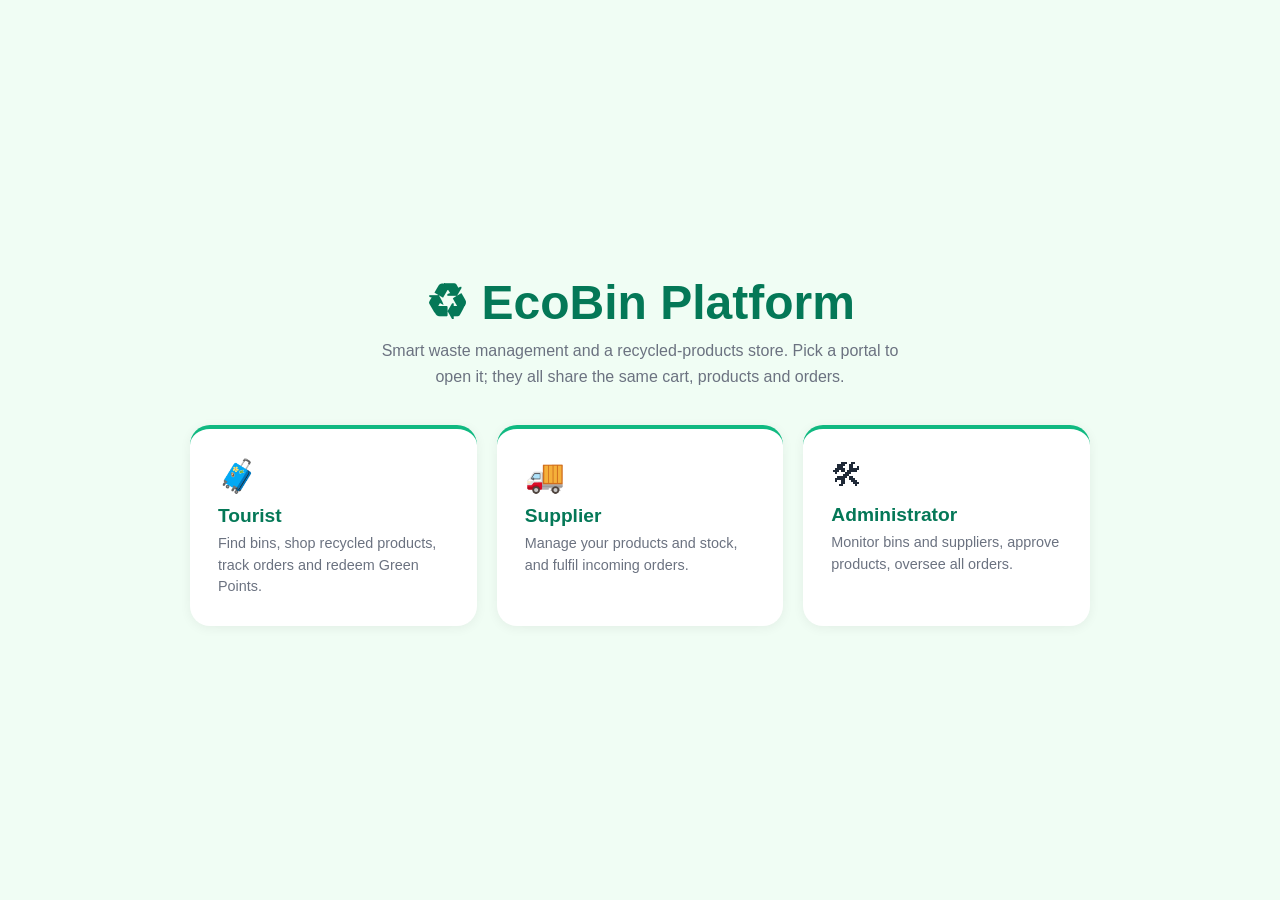
<file: index.html>
<!DOCTYPE html>
<html lang="en"><head><meta charset="UTF-8"><meta name="viewport" content="width=device-width, initial-scale=1.0">
<title>EcoBin Platform</title>
<style>
*{margin:0;padding:0;box-sizing:border-box}
body{font-family:-apple-system,BlinkMacSystemFont,'Segoe UI',Roboto,Arial,sans-serif;background:#F0FDF4;color:#1F2937;min-height:100vh;display:flex;flex-direction:column;align-items:center;justify-content:center;padding:40px 20px}
h1{font-size:clamp(2rem,5vw,3rem);color:#047857;font-weight:900;margin-bottom:8px;text-align:center}
p.s{color:#6B7280;margin-bottom:36px;text-align:center;max-width:520px;line-height:1.6}
.g{display:grid;grid-template-columns:repeat(auto-fit,minmax(240px,1fr));gap:20px;max-width:900px;width:100%}
a.c{display:block;background:#fff;border-radius:20px;padding:28px;text-decoration:none;color:inherit;box-shadow:0 2px 12px rgba(0,0,0,.06);border-top:4px solid #10B981;transition:transform .2s}
a.c:hover,a.c:focus-visible{transform:translateY(-4px)}
.i{font-size:2rem;margin-bottom:10px}h2{font-size:1.2rem;color:#047857;margin-bottom:6px}.d{font-size:.9rem;color:#6B7280;line-height:1.5}
</style></head><body>
<h1>♻ EcoBin Platform</h1>
<p class="s">Smart waste management and a recycled-products store. Pick a portal to open it; they all share the same cart, products and orders.</p>
<div class="g">
<a class="c" href="user.html"><div class="i">🧳</div><h2>Tourist</h2><div class="d">Find bins, shop recycled products, track orders and redeem Green Points.</div></a>
<a class="c" href="supplier.html"><div class="i">🚚</div><h2>Supplier</h2><div class="d">Manage your products and stock, and fulfil incoming orders.</div></a>
<a class="c" href="admin.html"><div class="i">🛠</div><h2>Administrator</h2><div class="d">Monitor bins and suppliers, approve products, oversee all orders.</div></a>
</div></body></html>
</file>
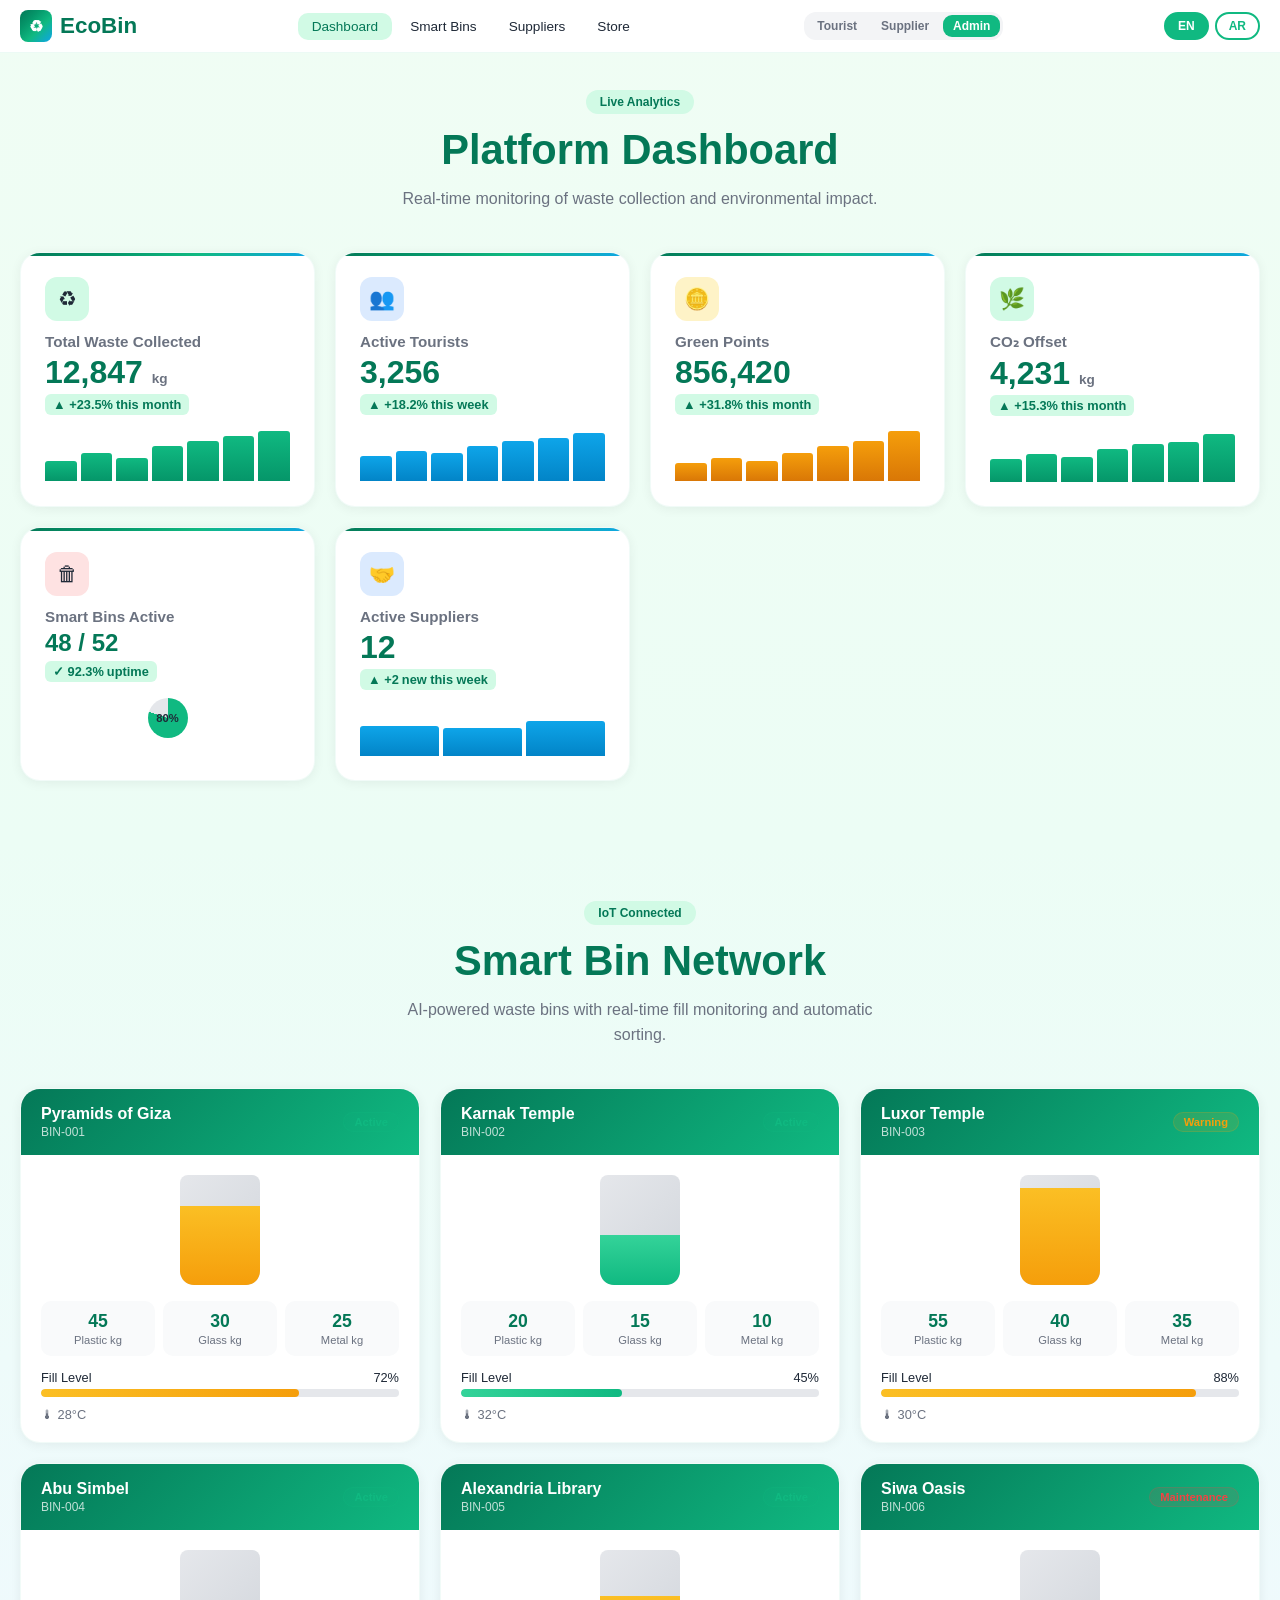
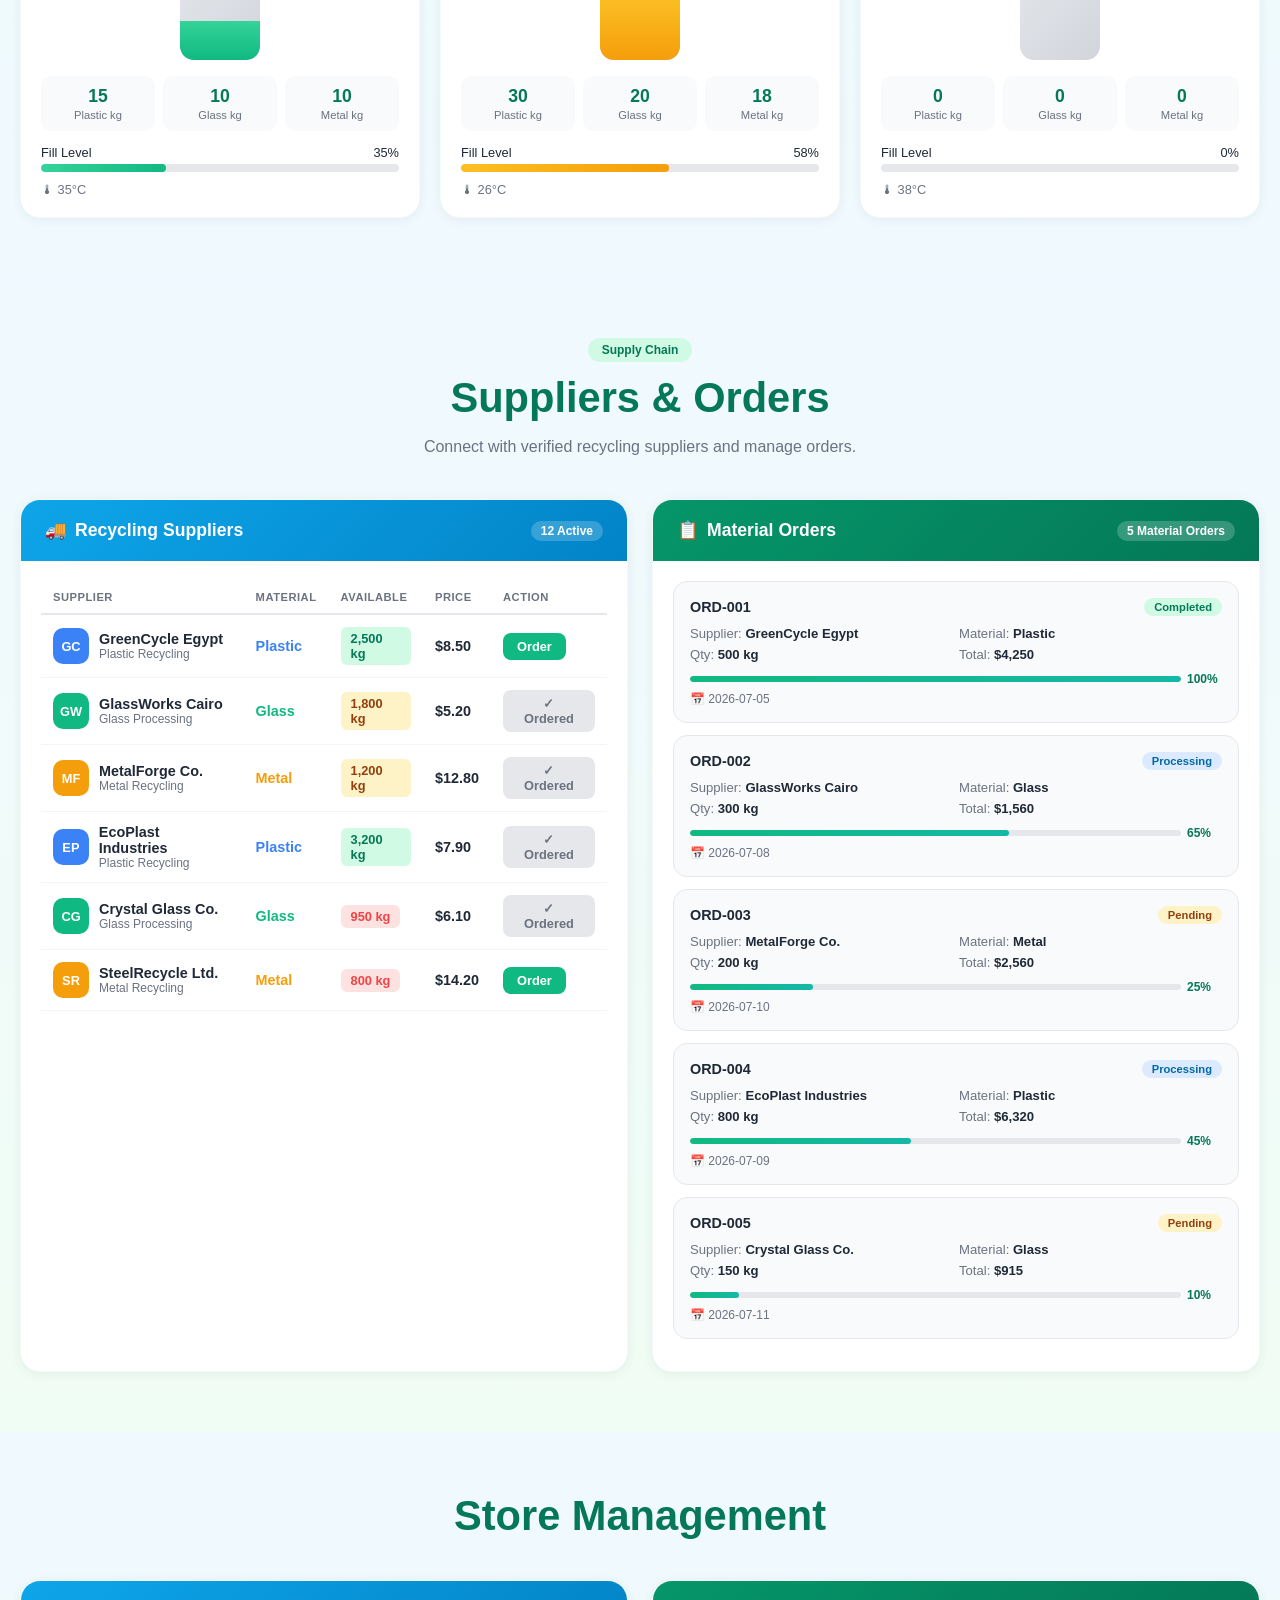
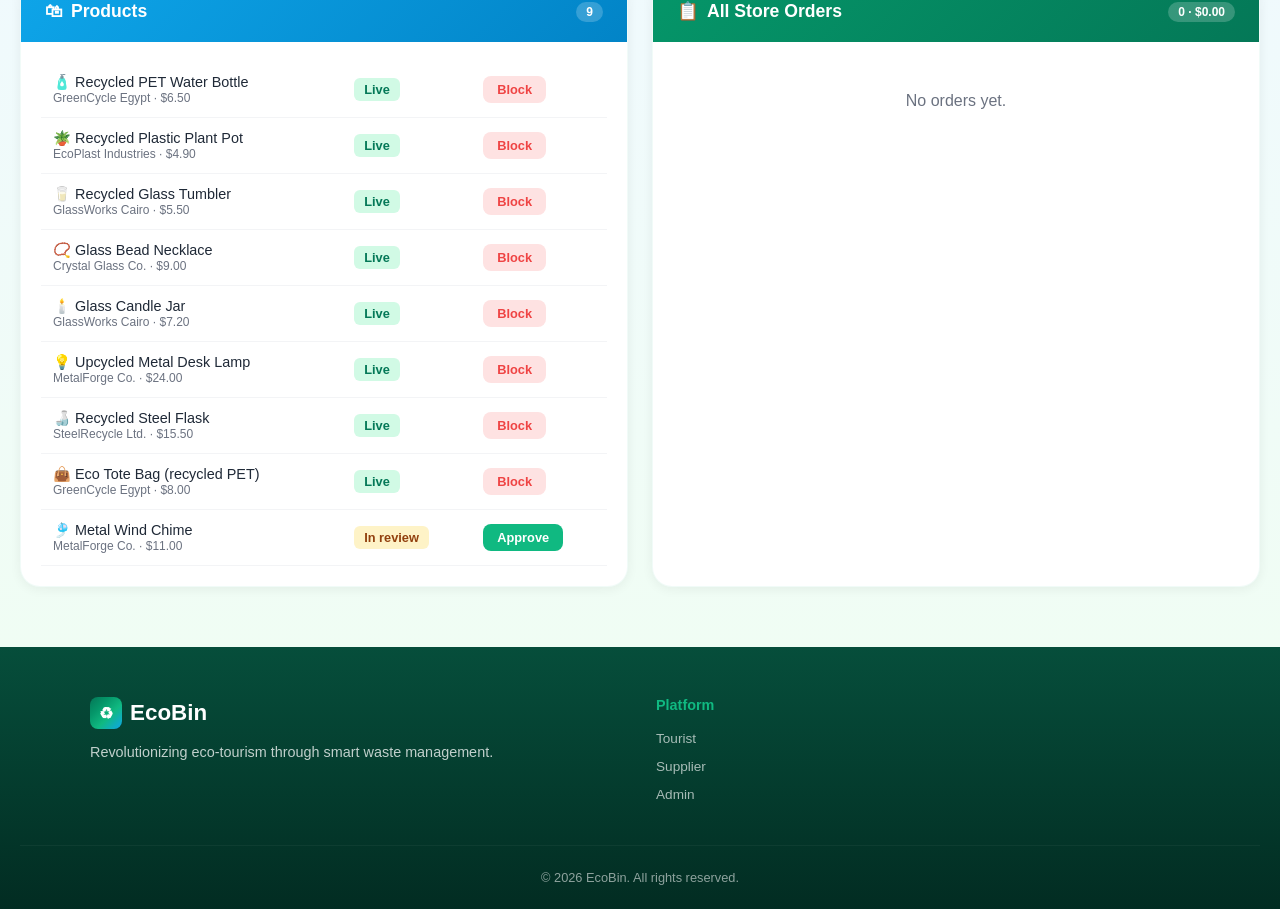
<file: admin.html>
<!DOCTYPE html>
<html lang="en"><head><meta charset="UTF-8"><meta name="viewport" content="width=device-width, initial-scale=1.0"><title>EcoBin - Admin</title><link rel="stylesheet" href="shared.css"></head>
<body data-portal="admin">
<div class="load-overlay" id="loadOverlay"><div class="load-spin"></div><div class="load-txt" data-i18n="loading">Loading EcoBin...</div></div>
<div class="toast-wrap" id="toastWrap"></div>
<nav class="navbar" id="navbar"></nav>
<section class="dashboard-section pt" id="dashboard">
        <div class="section-header fade-in">
            <div class="section-badge" data-i18n="dash_badge">Live Analytics</div>
            <h2 data-i18n="dash_title">Platform Dashboard</h2>
            <p data-i18n="dash_desc">Real-time monitoring of waste collection and environmental impact.</p>
        </div>
        <div class="dashboard-grid">
            <div class="dash-card fade-in">
                <div class="dash-icon green">♻</div>
                <div class="dash-title" data-i18n="card_total">Total Waste Collected</div>
                <div class="dash-value" id="totalWaste">12,847 <span style="font-size:0.85rem;color:var(--text-muted)">kg</span></div>
                <div class="dash-change">▲ +23.5% <span data-i18n="this_month">this month</span></div>
                <div class="mini-chart"><div class="mini-bar g" style="height:40%"></div><div class="mini-bar g" style="height:55%"></div><div class="mini-bar g" style="height:45%"></div><div class="mini-bar g" style="height:70%"></div><div class="mini-bar g" style="height:80%"></div><div class="mini-bar g" style="height:90%"></div><div class="mini-bar g" style="height:100%"></div></div>
            </div>
            <div class="dash-card fade-in">
                <div class="dash-icon blue">👥</div>
                <div class="dash-title" data-i18n="card_users">Active Tourists</div>
                <div class="dash-value" id="activeUsers2">3,256</div>
                <div class="dash-change">▲ +18.2% <span data-i18n="this_week">this week</span></div>
                <div class="mini-chart"><div class="mini-bar b" style="height:50%"></div><div class="mini-bar b" style="height:60%"></div><div class="mini-bar b" style="height:55%"></div><div class="mini-bar b" style="height:70%"></div><div class="mini-bar b" style="height:80%"></div><div class="mini-bar b" style="height:85%"></div><div class="mini-bar b" style="height:95%"></div></div>
            </div>
            <div class="dash-card fade-in">
                <div class="dash-icon orange">🪙</div>
                <div class="dash-title" data-i18n="card_points">Green Points</div>
                <div class="dash-value" id="greenPoints">856,420</div>
                <div class="dash-change">▲ +31.8% <span data-i18n="this_month">this month</span></div>
                <div class="mini-chart"><div class="mini-bar o" style="height:35%"></div><div class="mini-bar o" style="height:45%"></div><div class="mini-bar o" style="height:40%"></div><div class="mini-bar o" style="height:55%"></div><div class="mini-bar o" style="height:70%"></div><div class="mini-bar o" style="height:80%"></div><div class="mini-bar o" style="height:100%"></div></div>
            </div>
            <div class="dash-card fade-in">
                <div class="dash-icon green">🌿</div>
                <div class="dash-title" data-i18n="card_carbon">CO₂ Offset</div>
                <div class="dash-value" id="carbonOffset">4,231 <span style="font-size:0.85rem;color:var(--text-muted)">kg</span></div>
                <div class="dash-change">▲ +15.3% <span data-i18n="this_month">this month</span></div>
                <div class="mini-chart"><div class="mini-bar g" style="height:45%"></div><div class="mini-bar g" style="height:55%"></div><div class="mini-bar g" style="height:50%"></div><div class="mini-bar g" style="height:65%"></div><div class="mini-bar g" style="height:75%"></div><div class="mini-bar g" style="height:80%"></div><div class="mini-bar g" style="height:95%"></div></div>
            </div>
            <div class="dash-card fade-in">
                <div class="dash-icon red">🗑</div>
                <div class="dash-title" data-i18n="card_bins">Smart Bins Active</div>
                <div class="dash-value small" id="activeBins">48 / 52</div>
                <div class="dash-change">✓ 92.3% <span data-i18n="uptime">uptime</span></div>
                <div class="mini-chart" style="justify-content:center;gap:8px;height:40px;align-items:center;">
                    <div style="width:40px;height:40px;border-radius:50%;background:conic-gradient(var(--primary-green) 0% 80%, #E5E7EB 80% 100%);display:flex;align-items:center;justify-content:center;font-size:0.7rem;font-weight:700;">80%</div>
                </div>
            </div>
            <div class="dash-card fade-in">
                <div class="dash-icon blue">🤝</div>
                <div class="dash-title" data-i18n="card_suppliers">Active Suppliers</div>
                <div class="dash-value" id="activeSuppliers">12</div>
                <div class="dash-change">▲ +2 <span data-i18n="new_this_week">new this week</span></div>
                <div class="mini-chart"><div class="mini-bar b" style="height:60%"></div><div class="mini-bar b" style="height:55%"></div><div class="mini-bar b" style="height:70%"></div></div>
            </div>
        </div>
    </section>
<section class="bins-section" id="bins">
        <div class="section-header fade-in">
            <div class="section-badge" data-i18n="bins_badge">IoT Connected</div>
            <h2 data-i18n="bins_title">Smart Bin Network</h2>
            <p data-i18n="bins_desc">AI-powered waste bins with real-time fill monitoring and automatic sorting.</p>
        </div>
        <div class="bins-grid" id="binsGrid"></div>
    </section>
<section class="split-section" id="suppliers">
        <div class="section-header fade-in">
            <div class="section-badge" data-i18n="split_badge">Supply Chain</div>
            <h2 data-i18n="split_title">Suppliers & Orders</h2>
            <p data-i18n="split_desc">Connect with verified recycling suppliers and manage orders.</p>
        </div>
        <div class="split-wrap">
            <div class="panel fade-in">
                <div class="panel-head sup">
                    <div class="panel-title">🚚 <span data-i18n="supplier_title">Recycling Suppliers</span></div>
                    <span class="panel-badge" id="supplierCount">12 Active</span>
                </div>
                <div class="panel-body">
                    <table class="data-t">
                        <thead><tr><th data-i18n="th_supplier">Supplier</th><th data-i18n="th_material">Material</th><th data-i18n="th_qty">Available</th><th data-i18n="th_price">Price</th><th data-i18n="th_action">Action</th></tr></thead>
                        <tbody id="suppliersTable"></tbody>
                    </table>
                </div>
            </div>
            <div class="panel fade-in">
                <div class="panel-head ord">
                    <div class="panel-title">📋 <span data-i18n="orders_title">My Orders</span></div>
                    <span class="panel-badge" id="orderCount">5 Orders</span>
                </div>
                <div class="panel-body" id="ordersList"></div>
            </div>
        </div>
    </section>
<section class="split-section" id="storeadmin"><div class="section-header"><h2 data-i18n="mod_title"></h2></div><div class="split-wrap">
<div class="panel"><div class="panel-head sup"><div class="panel-title">🛍 <span data-i18n="nav_products"></span></div><span class="panel-badge" id="pc"></span></div><div class="panel-body"><table class="data-t"><tbody id="modRows"></tbody></table></div></div>
<div class="panel"><div class="panel-head ord"><div class="panel-title">📋 <span data-i18n="all_orders"></span></div><span class="panel-badge" id="oc"></span></div><div class="panel-body" id="allOrders"></div></div></div></section>
<div id="foot"></div>
<script src="shared.js"></script>
<script>

function page(){$('pc').textContent=DB.products.length;
 $('oc').textContent=DB.orders.length+' · '+money(DB.orders.filter(o=>o.status!=='cancelled').reduce((a,o)=>a+o.total,0));
 $('modRows').innerHTML=DB.products.map(p=>`<tr><td>${p.icon} ${pn(p)}<div class="sup-t">${sup(p.sid).name[currentLang]} · ${money(p.price)}</div></td><td><span class="qty-b ${stCls(p.st)}">${t(p.st)}</span></td>
 <td><button class="act-btn ${p.st==='live'?'no':'ord'}" onclick="setProdState(${p.id},'${p.st==='live'?'blocked':'live'}')">${t(p.st==='live'?'block':p.st==='review'?'approve':'unblock')}</button></td></tr>`).join('');
 $('allOrders').innerHTML=DB.orders.map(o=>orderCard(o)).join('')||`<p class="empty">${t('no_orders')}</p>`}

</script>
</body></html>
</file>
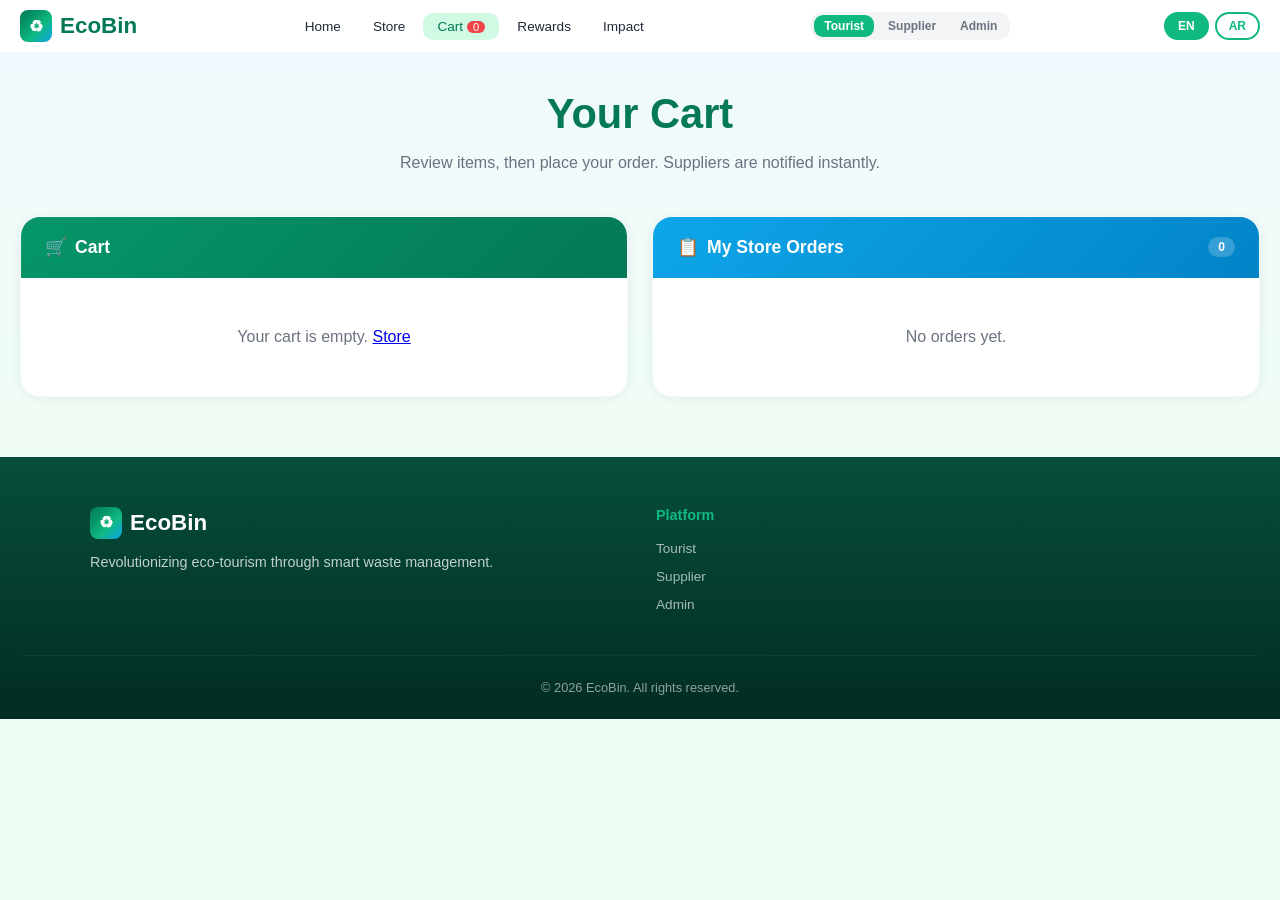
<file: cart.html>
<!DOCTYPE html>
<html lang="en"><head><meta charset="UTF-8"><meta name="viewport" content="width=device-width, initial-scale=1.0"><title>EcoBin - Cart</title><link rel="stylesheet" href="shared.css"></head>
<body data-portal="user">
<div class="load-overlay" id="loadOverlay"><div class="load-spin"></div><div class="load-txt" data-i18n="loading">Loading EcoBin...</div></div>
<div class="toast-wrap" id="toastWrap"></div>
<nav class="navbar" id="navbar"></nav>
<section class="pt split-section"><div class="section-header"><h2 data-i18n="cart_title"></h2><p data-i18n="cart_desc"></p></div><div class="split-wrap">
<div class="panel"><div class="panel-head ord"><div class="panel-title">🛒 <span data-i18n="nav_cart"></span></div></div><div class="panel-body" id="cartBox"></div></div>
<div class="panel"><div class="panel-head sup"><div class="panel-title">📋 <span data-i18n="my_store_orders"></span></div><span class="panel-badge" id="myCount"></span></div><div class="panel-body" id="myOrders"></div></div></div></section>
<div id="foot"></div>
<script src="shared.js"></script>
<script>

function page(){const L=DB.cart.map(c=>({c,p:DB.products.find(x=>x.id===c.pid)})).filter(x=>x.p);
 const sub=L.reduce((a,x)=>a+x.p.price*x.c.qty,0),maxd=Math.min(Math.floor(sub),Math.floor(DB.points/100)),chk=$('usePts')&&$('usePts').checked;
 $('cartBox').innerHTML=L.length?L.map(({c,p})=>`<div class="cartline"><span class="ci">${p.icon}</span><div class="cn">${pn(p)}<div class="sup-t">${sup(p.sid).name[currentLang]} · ${money(p.price)}</div></div>
 <div class="qtyc"><button onclick="setQty(${p.id},-1)">−</button>${c.qty}<button onclick="setQty(${p.id},1)">+</button></div><button class="act-btn no" onclick="setQty(${p.id},-99)">✕</button></div>`).join('')+
 `<div class="sum"><div><span>${t('subtotal')}</span><span>${money(sub)}</span></div><label><input type="checkbox" id="usePts" ${chk?'checked':''} ${maxd?'':'disabled'} onchange="renderAll()"> ${t('use_points',{n:maxd*100,d:maxd})}</label>
 <div class="tot"><span>${t('total')}</span><span>${money(sub-(chk?maxd:0))}</span></div></div><button class="act-btn ord" style="width:100%;margin-top:14px;padding:12px" onclick="checkout()">${t('checkout')}</button>`
 :`<p class="empty">${t('cart_empty')} <a href="store.html">${t('nav_store')}</a></p>`;
 $('myCount').textContent=DB.orders.length;$('myOrders').innerHTML=DB.orders.map(o=>orderCard(o)).join('')||`<p class="empty">${t('no_orders')}</p>`}

</script>
</body></html>
</file>
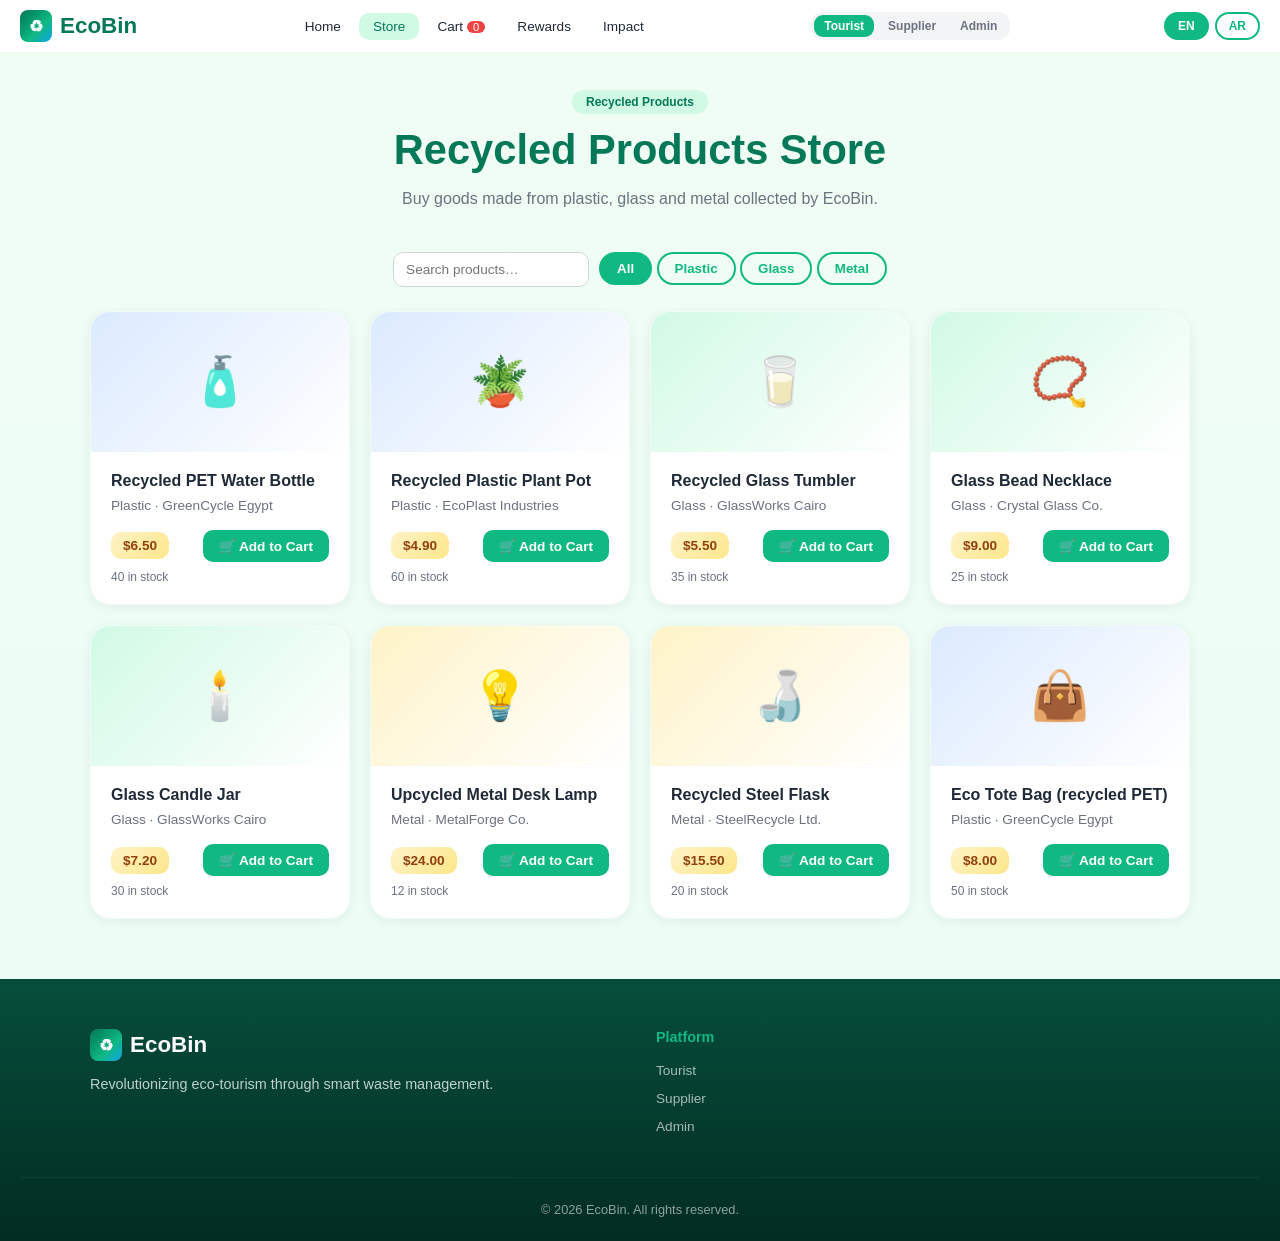
<file: store.html>
<!DOCTYPE html>
<html lang="en"><head><meta charset="UTF-8"><meta name="viewport" content="width=device-width, initial-scale=1.0"><title>EcoBin - Store</title><link rel="stylesheet" href="shared.css"></head>
<body data-portal="user">
<div class="load-overlay" id="loadOverlay"><div class="load-spin"></div><div class="load-txt" data-i18n="loading">Loading EcoBin...</div></div>
<div class="toast-wrap" id="toastWrap"></div>
<nav class="navbar" id="navbar"></nav>
<section class="pt dashboard-section"><div class="section-header"><div class="section-badge" data-i18n="store_badge"></div><h2 data-i18n="store_title"></h2><p data-i18n="store_desc"></p></div><div class="wrap"><div class="toolbar"><input id="q" oninput="renderAll()"><span id="chips"></span></div>
<div class="rewards-grid" id="grid"></div></div></section>
<div id="foot"></div>
<script src="shared.js"></script>
<script>

let mat='all';
function page(){$('q').placeholder=t('search');
 $('chips').innerHTML=['all','Plastic','Glass','Metal'].map(m=>`<button class="chip ${m===mat?'on':''}" onclick="mat='${m}';renderAll()">${t(m.toLowerCase())}</button>`).join(' ');
 const q=$('q').value.toLowerCase();
 $('grid').innerHTML=DB.products.filter(p=>p.st==='live'&&(mat==='all'||p.material===mat)&&pn(p).toLowerCase().includes(q)).map(p=>`<div class="rew-card"><div class="rew-img" style="background:linear-gradient(135deg,${p.color},white)">${p.icon}</div>
 <div class="rew-body"><div class="rew-title">${pn(p)}</div><div class="rew-desc">${t(p.material.toLowerCase())} · ${sup(p.sid).name[currentLang]}</div>
 <div class="rew-pts"><span class="pts-tag">${money(p.price)}</span><button class="rew-btn" ${p.stock<1?'disabled':''} onclick="addToCart(${p.id})">${p.stock<1?t('sold_out'):'🛒 '+t('add_cart')}</button></div>
 <div class="stk">${p.stock} ${t('in_stock')}</div></div></div>`).join('')||`<p class="empty">${t('no_products')}</p>`}

</script>
</body></html>
</file>
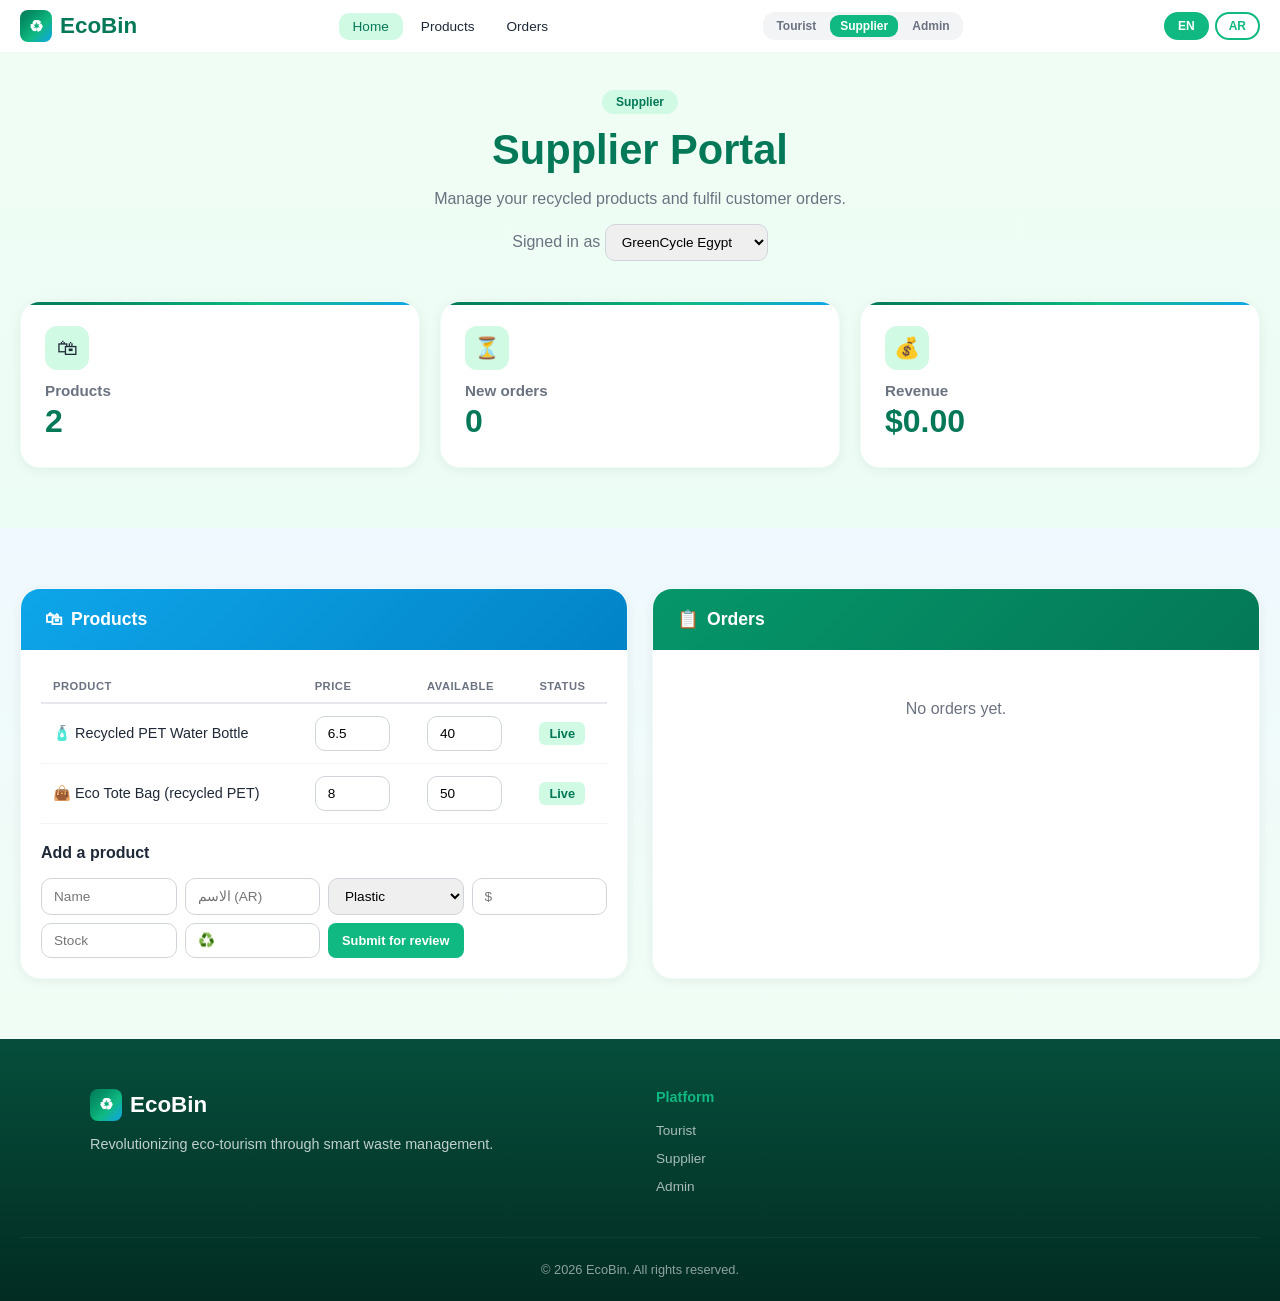
<file: supplier.html>
<!DOCTYPE html>
<html lang="en"><head><meta charset="UTF-8"><meta name="viewport" content="width=device-width, initial-scale=1.0"><title>EcoBin - Supplier</title><link rel="stylesheet" href="shared.css"></head>
<body data-portal="supplier">
<div class="load-overlay" id="loadOverlay"><div class="load-spin"></div><div class="load-txt" data-i18n="loading">Loading EcoBin...</div></div>
<div class="toast-wrap" id="toastWrap"></div>
<nav class="navbar" id="navbar"></nav>
<section class="pt dashboard-section"><div class="section-header"><div class="section-badge" data-i18n="portal_supplier"></div><h2 data-i18n="sup_title"></h2><p data-i18n="sup_desc"></p>
<p style="margin-top:12px"><label><span data-i18n="sup_as"></span> <select id="who" class="sel" onchange="setWho(this.value)"></select></label></p></div><div class="dashboard-grid" id="kpi"></div></section>
<section class="split-section" id="products"><div class="split-wrap">
<div class="panel"><div class="panel-head sup"><div class="panel-title">🛍 <span data-i18n="nav_products"></span></div></div><div class="panel-body">
<table class="data-t"><thead><tr><th data-i18n="th_product"></th><th data-i18n="th_price"></th><th data-i18n="th_qty"></th><th data-i18n="th_status"></th></tr></thead><tbody id="prodRows"></tbody></table>
<h4 style="margin-top:20px" data-i18n="add_prod"></h4><div class="frm"><input id="fn" placeholder="Name"><input id="fa" placeholder="الاسم (AR)"><select id="fm"><option>Plastic</option><option>Glass</option><option>Metal</option></select>
<input id="fpr" type="number" step="0.1" min="0" placeholder="$"><input id="fs" type="number" min="0" placeholder="Stock"><input id="fi" placeholder="♻️" maxlength="2"><button class="act-btn ord" onclick="addProduct()" data-i18n="submit_review"></button></div></div></div>
<div class="panel" id="orders"><div class="panel-head ord"><div class="panel-title">📋 <span data-i18n="nav_orders"></span></div></div><div class="panel-body" id="supOrders"></div></div></div></section>
<div id="foot"></div>
<script src="shared.js"></script>
<script>

let who=1;try{who=+localStorage.getItem('ecobin_sup')||1}catch(e){}
function setWho(v){who=+v;try{localStorage.setItem('ecobin_sup',v)}catch(e){}renderAll()}
const NEXT={pending:['processing','accept'],processing:['shipped','ship'],shipped:['completed','complete']};
function ACT(o){const n=NEXT[o.status];return n?`<div class="acts"><button class="act-btn ord" onclick="setStatus('${o.id}','${n[0]}')">${t(n[1])}</button>${o.status==='pending'?`<button class="act-btn no" onclick="setStatus('${o.id}','cancelled')">${t('decline')}</button>`:''}</div>`:''}
function addProduct(){const n=$('fn').value.trim(),pr=parseFloat($('fpr').value),s=parseInt($('fs').value);
 if(!n||!(pr>=0)||!(s>=0))return showToast(t('fill_all'),'');sync();
 DB.products.push({id:Date.now()%1e9,sid:who,name:{en:n,ar:$('fa').value.trim()||n},material:$('fm').value,price:pr,stock:s,icon:$('fi').value||'♻️',color:'#D1FAE5',st:'review'});
 save();['fn','fa','fpr','fs','fi'].forEach(i=>$(i).value='');showToast(t('product_added'),n);renderAll()}
function page(){const Ps=DB.products.filter(p=>p.sid===who),O=DB.orders.filter(o=>o.sid===who);
 $('who').innerHTML=suppliersData.map(s=>`<option value="${s.id}" ${s.id===who?'selected':''}>${s.name[currentLang]}</option>`).join('');
 const rev=O.filter(o=>o.status==='completed').reduce((a,o)=>a+o.total,0);
 $('kpi').innerHTML=[['🛍',t('products_n'),Ps.length],['⏳',t('pending_n'),O.filter(o=>o.status==='pending').length],['💰',t('revenue'),money(rev)]].map(([i,l,v])=>`<div class="dash-card"><div class="dash-icon green">${i}</div><div class="dash-title">${l}</div><div class="dash-value">${v}</div></div>`).join('');
 $('prodRows').innerHTML=Ps.map(p=>`<tr><td>${p.icon} ${pn(p)}</td><td><input class="num" style="width:75px" type="number" step="0.1" min="0" value="${p.price}" onchange="setProd(${p.id},'price',this.value)"></td>
 <td><input class="num" style="width:75px" type="number" min="0" value="${p.stock}" onchange="setProd(${p.id},'stock',this.value)"></td><td><span class="qty-b ${stCls(p.st)}">${t(p.st)}</span></td></tr>`).join('');
 $('supOrders').innerHTML=O.map(o=>orderCard(o,ACT(o))).join('')||`<p class="empty">${t('no_orders')}</p>`}

</script>
</body></html>
</file>
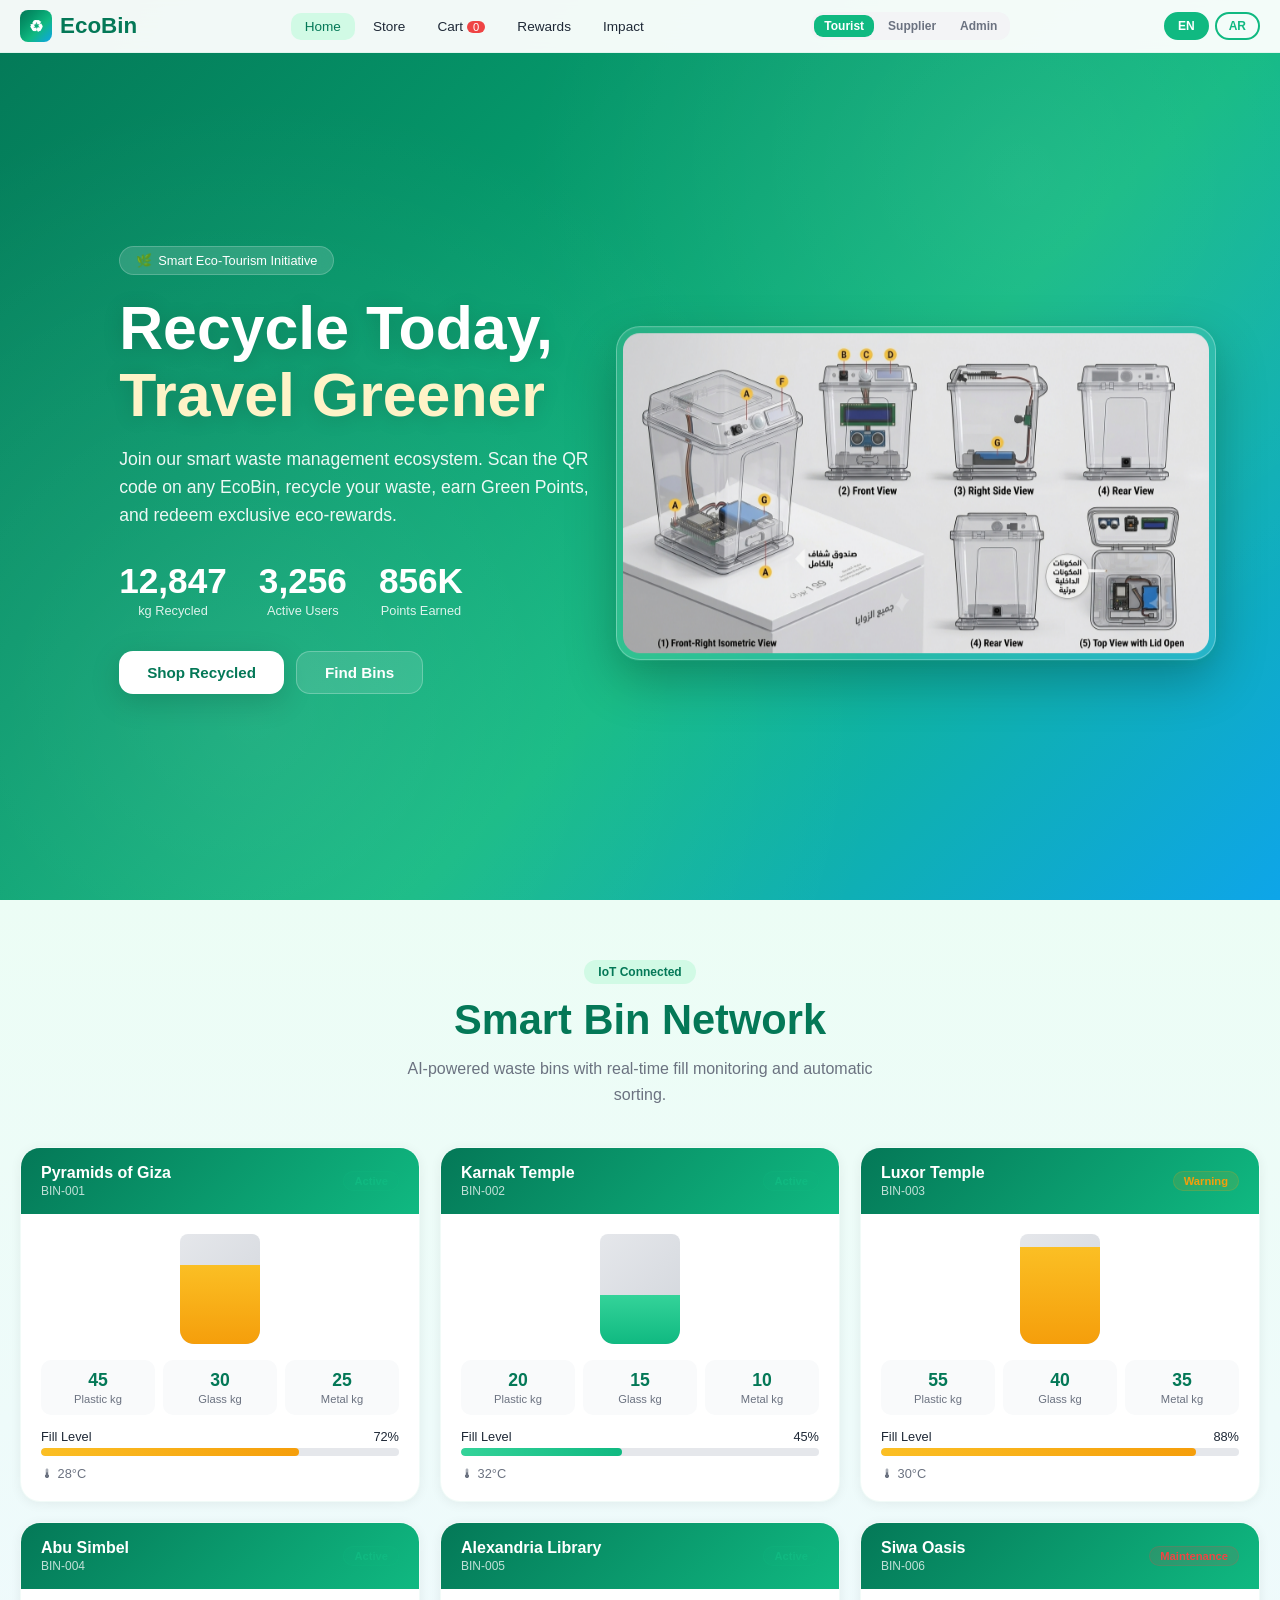
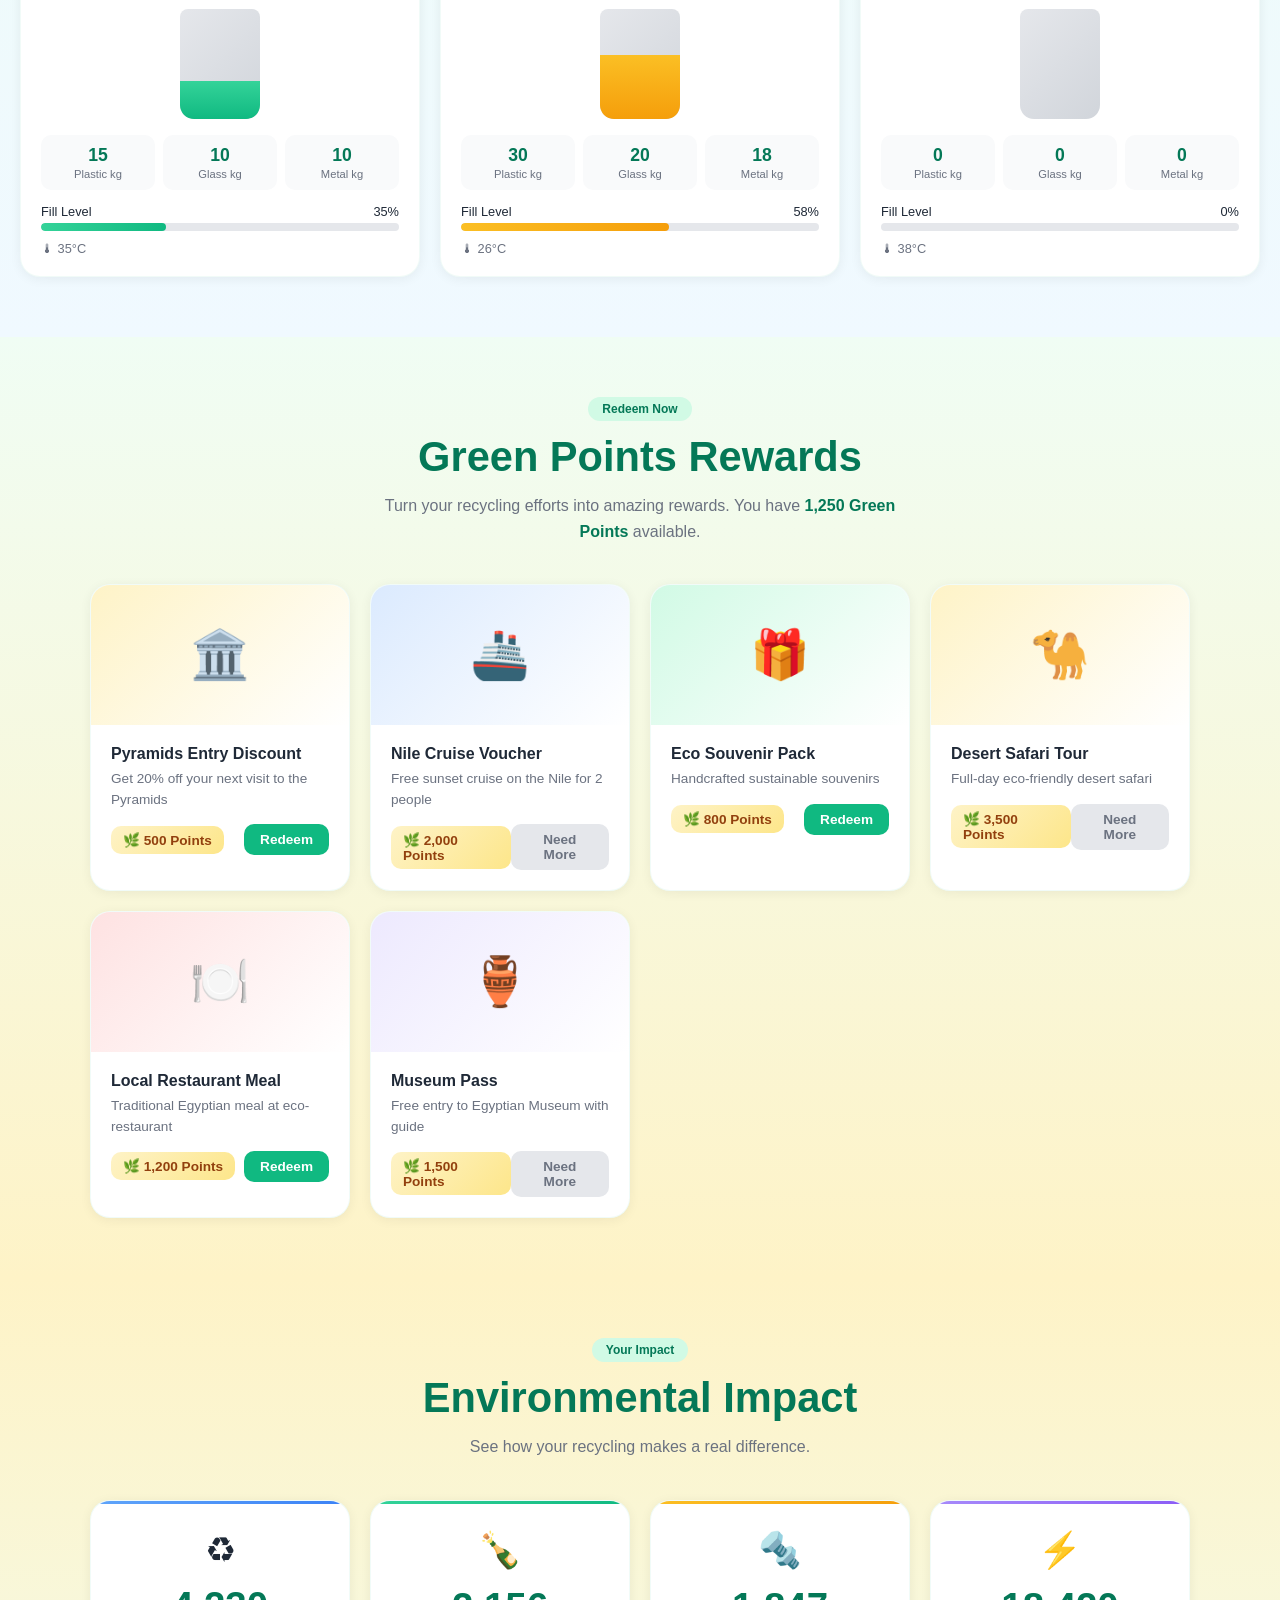
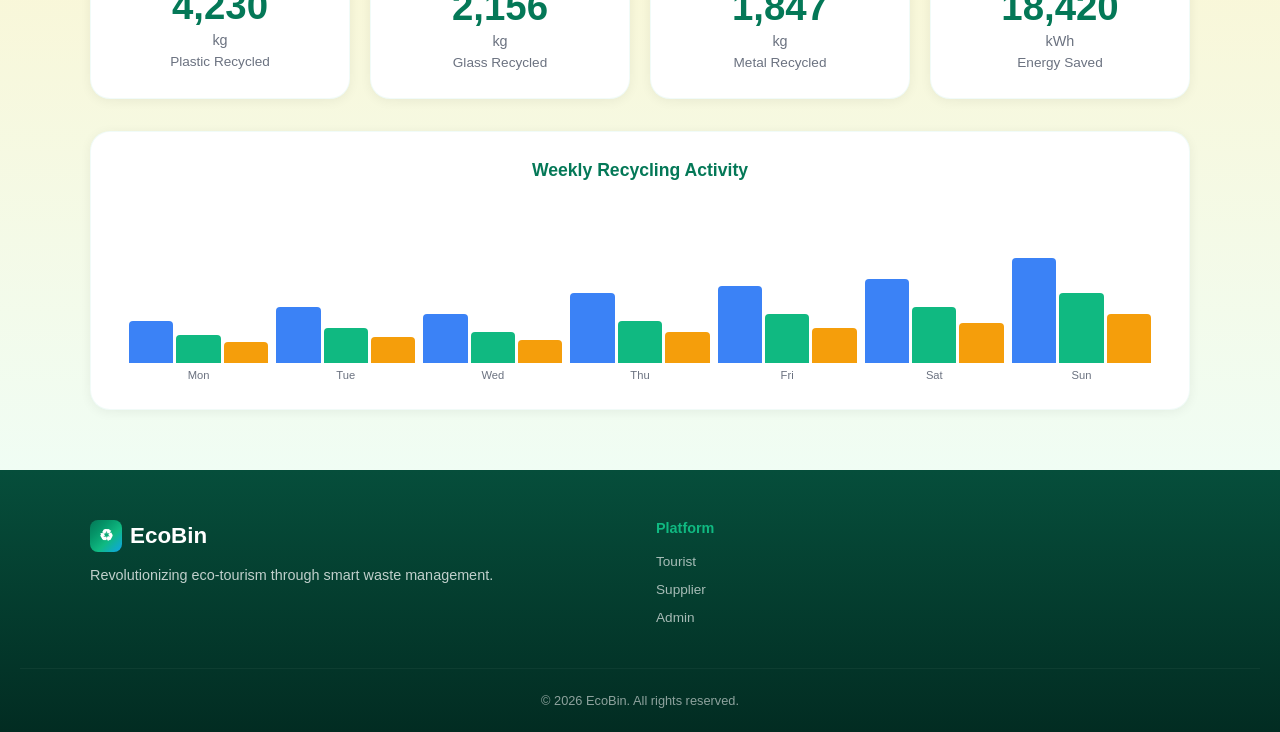
<file: user.html>
<!DOCTYPE html>
<html lang="en"><head><meta charset="UTF-8"><meta name="viewport" content="width=device-width, initial-scale=1.0"><title>EcoBin - Tourist</title><link rel="stylesheet" href="shared.css"></head>
<body data-portal="user">
<div class="load-overlay" id="loadOverlay"><div class="load-spin"></div><div class="load-txt" data-i18n="loading">Loading EcoBin...</div></div>
<div class="toast-wrap" id="toastWrap"></div>
<nav class="navbar" id="navbar"></nav>
<section class="hero" id="hero">
        <div class="bin-image-wrap">
            <img src="ecobin-diagram.png" alt="EcoBin Smart Design Diagram" class="bin-img-show">
        </div>
        <div class="hero-content">
            <div class="hero-badge" data-i18n="hero_badge">Smart Eco-Tourism Initiative</div>
            <h1 data-i18n="hero_title">Recycle Today,<br><span>Travel Greener</span></h1>
            <p data-i18n="hero_desc">Join our smart waste management ecosystem. Scan the QR code on any EcoBin, recycle your waste, earn Green Points, and redeem exclusive eco-rewards.</p>
            <div class="hero-stats">
                <div class="hero-stat">
                    <span class="hero-stat-number" id="totalRecycled">12,847</span>
                    <span class="hero-stat-label" data-i18n="stat_recycled">kg Recycled</span>
                </div>
                <div class="hero-stat">
                    <span class="hero-stat-number" id="totalUsers">3,256</span>
                    <span class="hero-stat-label" data-i18n="stat_users">Active Users</span>
                </div>
                <div class="hero-stat">
                    <span class="hero-stat-number" id="totalPoints">856K</span>
                    <span class="hero-stat-label" data-i18n="stat_points">Points Earned</span>
                </div>
            </div>
            <div class="hero-cta">
                <a href="store.html" class="btn btn-primary" data-i18n="btn_shop">Shop Recycled</a>
                <a href="#bins" class="btn btn-secondary" data-i18n="btn_bins">Find Bins</a>
            </div>
        </div>
    </section>
<section class="bins-section" id="bins">
        <div class="section-header fade-in">
            <div class="section-badge" data-i18n="bins_badge">IoT Connected</div>
            <h2 data-i18n="bins_title">Smart Bin Network</h2>
            <p data-i18n="bins_desc">AI-powered waste bins with real-time fill monitoring and automatic sorting.</p>
        </div>
        <div class="bins-grid" id="binsGrid"></div>
    </section>
<section class="rewards-section" id="rewards">
        <div class="section-header fade-in">
            <div class="section-badge" data-i18n="rewards_badge">Redeem Now</div>
            <h2 data-i18n="rewards_title">Green Points Rewards</h2>
            <p data-i18n="rewards_desc">Turn your recycling efforts into amazing rewards. You have <strong style="color:var(--dark-green)">1,250 Green Points</strong> available.</p>
        </div>
        <div class="rewards-grid" id="rewardsGrid"></div>
    </section>
<section class="impact-section" id="impact">
        <div class="section-header fade-in">
            <div class="section-badge" data-i18n="impact_badge">Your Impact</div>
            <h2 data-i18n="impact_title">Environmental Impact</h2>
            <p data-i18n="impact_desc">See how your recycling makes a real difference.</p>
        </div>
        <div class="imp-wrap">
            <div class="imp-grid">
                <div class="imp-card pl fade-in">
                    <div class="imp-icon">♻</div>
                    <div class="imp-val" id="impactPlastic">4,230</div>
                    <div class="imp-unit">kg</div>
                    <div class="imp-label" data-i18n="impact_plastic">Plastic Recycled</div>
                </div>
                <div class="imp-card gl fade-in">
                    <div class="imp-icon">🍾</div>
                    <div class="imp-val" id="impactGlass">2,156</div>
                    <div class="imp-unit">kg</div>
                    <div class="imp-label" data-i18n="impact_glass">Glass Recycled</div>
                </div>
                <div class="imp-card mt fade-in">
                    <div class="imp-icon">🔩</div>
                    <div class="imp-val" id="impactMetal">1,847</div>
                    <div class="imp-unit">kg</div>
                    <div class="imp-label" data-i18n="impact_metal">Metal Recycled</div>
                </div>
                <div class="imp-card en fade-in">
                    <div class="imp-icon">⚡</div>
                    <div class="imp-val" id="impactEnergy">18,420</div>
                    <div class="imp-unit">kWh</div>
                    <div class="imp-label" data-i18n="impact_energy">Energy Saved</div>
                </div>
            </div>
            <div class="imp-chart fade-in">
                <h3 data-i18n="impact_chart_title">Weekly Recycling Activity</h3>
                <div class="chart-grid" id="impactChart"></div>
            </div>
        </div>
    </section>
<div id="foot"></div>
<script src="shared.js"></script>
<script>

</script>
</body></html>
</file>
<file: shared.css>
/* ===== SYSTEM FONTS (No external downloads) ===== */
        :root {
            --primary-green: #10B981;
            --dark-green: #047857;
            --light-green: #D1FAE5;
            --accent-teal: #14B8A6;
            --earth-brown: #92400E;
            --ocean-blue: #0EA5E9;
            --deep-blue: #0369A1;
            --card-bg: #ffffff;
            --text-dark: #1F2937;
            --text-muted: #6B7280;
            --danger: #EF4444;
            --warning: #F59E0B;
            --success: #10B981;
            --gradient-hero: linear-gradient(135deg, #047857 0%, #059669 30%, #10B981 60%, #0EA5E9 100%);
            --shadow-soft: 0 2px 12px rgba(0,0,0,0.06);
            --shadow-hover: 0 8px 30px rgba(0,0,0,0.1);
        }

        * { margin: 0; padding: 0; box-sizing: border-box; }
        html { scroll-behavior: smooth; }

        body {
            font-family: -apple-system, BlinkMacSystemFont, 'Segoe UI', Roboto, 'Helvetica Neue', Arial, 'Noto Sans', sans-serif, 'Apple Color Emoji', 'Segoe UI Emoji';
            background: #F0FDF4;
            color: var(--text-dark);
            overflow-x: hidden;
            min-height: 100vh;
            transition: all 0.3s ease;
        }

        body[dir="rtl"] { font-family: 'Segoe UI', 'Tahoma', 'Arial', sans-serif; }

        /* ===== INLINE SVG ICONS ===== */
        .icon { width: 1em; height: 1em; display: inline-block; vertical-align: middle; fill: currentColor; }

        /* ===== NAVBAR ===== */
        .navbar {
            position: fixed; top: 0; left: 0; right: 0; z-index: 1000;
            padding: 10px 20px;
            display: flex; justify-content: space-between; align-items: center;
            background: rgba(255,255,255,0.95);
            backdrop-filter: blur(16px);
            border-bottom: 1px solid rgba(16,185,129,0.08);
            transition: all 0.3s ease;
        }
        .navbar.scrolled { box-shadow: 0 2px 20px rgba(0,0,0,0.08); padding: 8px 20px; }

        .logo { 
            display: flex; align-items: center; gap: 8px; 
            font-weight: 800; font-size: 1.4rem; color: var(--dark-green); 
            text-decoration: none; 
        }
        .logo-icon { 
            width: 32px; height: 32px; 
            background: var(--gradient-hero); 
            border-radius: 8px; 
            display: flex; align-items: center; justify-content: center;
            color: white; font-size: 1rem;
        }

        .nav-links { display: flex; gap: 4px; list-style: none; }
        .nav-links a { 
            text-decoration: none; color: var(--text-dark); 
            font-weight: 500; font-size: 0.85rem; 
            padding: 6px 14px; border-radius: 10px; 
            transition: all 0.2s ease; 
        }
        .nav-links a:hover, .nav-links a.active { 
            background: var(--light-green); color: var(--dark-green); 
        }

        .lang-switch { display: flex; gap: 6px; }
        .lang-btn { 
            padding: 5px 12px; border: 2px solid var(--primary-green); 
            background: transparent; color: var(--primary-green); 
            border-radius: 16px; font-weight: 600; font-size: 0.75rem; 
            cursor: pointer; transition: all 0.2s ease; 
        }
        .lang-btn.active { background: var(--primary-green); color: white; }
        .mobile-menu-btn { display: none; background: none; border: none; font-size: 1.3rem; color: var(--dark-green); cursor: pointer; }

        /* ===== HERO ===== */
        .hero {
            min-height: 100vh; display: flex; align-items: center; justify-content: center;
            position: relative; padding: 90px 20px 50px;
            background: var(--gradient-hero); overflow: hidden;
        }
        .hero::before {
            content: ''; position: absolute; top: 0; left: 0; right: 0; bottom: 0;
            background: radial-gradient(circle at 20% 80%, rgba(255,255,255,0.1) 0%, transparent 50%),
                        radial-gradient(circle at 80% 20%, rgba(255,255,255,0.08) 0%, transparent 40%);
        }
        .hero-content { text-align: center; color: white; max-width: 800px; z-index: 2; position: relative; }

        .hero-badge {
            display: inline-flex; align-items: center; gap: 6px;
            background: rgba(255,255,255,0.15); backdrop-filter: blur(10px);
            padding: 6px 16px; border-radius: 50px; font-size: 0.8rem; font-weight: 500;
            margin-bottom: 20px; border: 1px solid rgba(255,255,255,0.2);
        }
        .hero-badge::before { content: "🌿"; }

        .hero h1 { 
            font-size: clamp(2.2rem, 5vw, 3.8rem); font-weight: 900; 
            line-height: 1.1; margin-bottom: 16px; 
            text-shadow: 0 2px 20px rgba(0,0,0,0.15); 
        }
        .hero h1 span { color: #FEF3C7; }
        .hero p { 
            font-size: clamp(0.95rem, 2vw, 1.1rem); opacity: 0.92; 
            margin-bottom: 32px; max-width: 550px; 
            margin-left: auto; margin-right: auto; line-height: 1.6; 
        }

        .hero-stats { display: flex; justify-content: center; gap: 32px; margin-bottom: 32px; flex-wrap: wrap; }
        .hero-stat { text-align: center; }
        .hero-stat-number { font-size: 2.2rem; font-weight: 900; display: block; }
        .hero-stat-label { font-size: 0.8rem; opacity: 0.85; font-weight: 500; }

        .hero-cta { display: flex; gap: 12px; justify-content: center; flex-wrap: wrap; }
        .btn { 
            padding: 12px 28px; border-radius: 14px; font-weight: 600; 
            font-size: 0.95rem; cursor: pointer; transition: all 0.25s ease; 
            text-decoration: none; display: inline-flex; align-items: center; gap: 6px; 
            border: none; 
        }
        .btn-primary { background: white; color: var(--dark-green); box-shadow: 0 8px 30px rgba(0,0,0,0.15); }
        .btn-primary:hover { transform: translateY(-2px); box-shadow: 0 12px 40px rgba(0,0,0,0.2); }
        .btn-secondary { background: rgba(255,255,255,0.12); color: white; border: 1px solid rgba(255,255,255,0.25); }
        .btn-secondary:hover { background: rgba(255,255,255,0.2); transform: translateY(-2px); }

        /* 3D BIN - Pure CSS */
        /* ===== SMART BIN IMAGE VISUAL ===== */
        .bin-image-wrap { 
            position: absolute; 
            right: 5%; 
            top: 55%; 
            transform: translateY(-50%); 
            width: 48%; 
            max-width: 600px;
            display: none; 
            z-index: 2;
        }
        @media(min-width:1100px){ .bin-image-wrap{ display:block; } }
        body[dir="rtl"] .bin-image-wrap { right: auto; left: 5%; }

        .bin-img-show {
            width: 100%;
            height: auto;
            border-radius: 24px;
            box-shadow: 0 20px 50px rgba(0,0,0,0.25), 0 4px 12px rgba(16,185,129,0.2);
            border: 1px solid rgba(255,255,255,0.3);
            animation: binImgFloat 6s ease-in-out infinite;
            background: rgba(255,255,255,0.1);
            backdrop-filter: blur(5px);
            padding: 6px;
        }

        @keyframes binImgFloat { 
            0%, 100% { transform: translateY(0) scale(1); } 
            50% { transform: translateY(-12px) scale(1.01); } 
        }

        /* تعديل محتوى الهيرو ليتناسب مع حجم الصورة الجديد */
        @media(min-width:1100px){
            .hero-content { 
                text-align: left; 
                margin-right: auto; 
                margin-left: 8%;
                max-width: 500px; 
            }
            body[dir="rtl"] .hero-content { 
                text-align: right; 
                margin-left: auto; 
                margin-right: 8%; 
            }
            .hero-cta, .hero-stats { justify-content: flex-start; }
            body[dir="rtl"] .hero-cta, body[dir="rtl"] .hero-stats { justify-content: flex-start; }
        }

        /* ===== SECTIONS ===== */
        section { padding: 60px 20px; position: relative; }
        .section-header { text-align: center; margin-bottom: 40px; }
        .section-header h2 { font-size: clamp(1.8rem, 3.5vw, 2.6rem); font-weight: 800; color: var(--dark-green); margin-bottom: 12px; }
        .section-header p { color: var(--text-muted); font-size: 1rem; max-width: 520px; margin: 0 auto; line-height: 1.6; }
        .section-badge { 
            display: inline-flex; align-items: center; gap: 5px;
            background: var(--light-green); color: var(--dark-green); 
            padding: 5px 14px; border-radius: 50px; 
            font-size: 0.75rem; font-weight: 600; margin-bottom: 12px; 
        }

        /* ===== DASHBOARD - CSS BAR CHARTS ===== */
        .dashboard-section { background: linear-gradient(180deg, #F0FDF4, #ECFDF5); }
        .dashboard-grid { 
            display: grid; grid-template-columns: repeat(auto-fit, minmax(260px, 1fr)); 
            gap: 20px; max-width: 1300px; margin: 0 auto; 
        }
        .dash-card { 
            background: var(--card-bg); border-radius: 20px; padding: 24px; 
            box-shadow: var(--shadow-soft); border: 1px solid rgba(16,185,129,0.06);
            transition: all 0.3s ease; position: relative; overflow: hidden;
        }
        .dash-card:hover { transform: translateY(-6px); box-shadow: var(--shadow-hover); }
        .dash-card::before { 
            content: ''; position: absolute; top: 0; left: 0; right: 0; height: 3px; 
            background: var(--gradient-hero); 
        }
        .dash-icon { 
            width: 44px; height: 44px; border-radius: 12px; 
            display: flex; align-items: center; justify-content: center; 
            font-size: 1.3rem; margin-bottom: 12px; 
        }
        .dash-icon.green { background: var(--light-green); }
        .dash-icon.blue { background: #DBEAFE; }
        .dash-icon.orange { background: #FEF3C7; }
        .dash-icon.red { background: #FEE2E2; }
        .dash-title { font-size: 0.95rem; font-weight: 600; color: var(--text-muted); margin-bottom: 6px; }
        .dash-value { font-size: 2rem; font-weight: 900; color: var(--dark-green); margin-bottom: 6px; line-height: 1; }
        .dash-value.small { font-size: 1.5rem; }
        .dash-change { 
            display: inline-flex; align-items: center; gap: 3px;
            font-size: 0.8rem; font-weight: 600; padding: 3px 8px; 
            border-radius: 6px; background: var(--light-green); color: var(--dark-green); 
        }

        /* CSS Mini Chart */
        .mini-chart { margin-top: 16px; height: 50px; display: flex; align-items: flex-end; gap: 4px; }
        .mini-bar { 
            flex: 1; border-radius: 3px 3px 0 0; 
            transition: height 0.5s ease; min-height: 4px;
        }
        .mini-bar.g { background: linear-gradient(180deg, #10B981, #059669); }
        .mini-bar.b { background: linear-gradient(180deg, #0EA5E9, #0284C7); }
        .mini-bar.o { background: linear-gradient(180deg, #F59E0B, #D97706); }

        /* ===== BINS ===== */
        .bins-section { background: linear-gradient(180deg, #ECFDF5, #F0F9FF); }
        .bins-grid { 
            display: grid; grid-template-columns: repeat(auto-fit, minmax(300px, 1fr)); 
            gap: 20px; max-width: 1300px; margin: 0 auto; 
        }
        .bin-card { 
            background: var(--card-bg); border-radius: 20px; overflow: hidden; 
            box-shadow: var(--shadow-soft); border: 1px solid rgba(16,185,129,0.06);
            transition: all 0.3s ease;
        }
        .bin-card:hover { transform: translateY(-4px); box-shadow: var(--shadow-hover); }
        .bin-head { 
            padding: 16px 20px; background: linear-gradient(135deg, var(--dark-green), var(--primary-green)); 
            color: white; display: flex; justify-content: space-between; align-items: center;
        }
        body[dir="rtl"] .bin-head { flex-direction: row-reverse; }
        .bin-loc { font-weight: 700; font-size: 1rem; }
        .bin-stat { 
            padding: 3px 10px; border-radius: 16px; font-size: 0.7rem; font-weight: 600; 
            background: rgba(255,255,255,0.2); 
        }
        .bin-body { padding: 20px; }
        .bin-visual { display: flex; justify-content: center; margin-bottom: 16px; }
        .bin-mini { 
            width: 80px; height: 110px; background: linear-gradient(135deg, #E5E7EB, #D1D5DB); 
            border-radius: 8px 8px 14px 14px; position: relative; overflow: hidden;
        }
        .bin-mini-f { 
            position: absolute; bottom: 0; left: 0; right: 0; border-radius: 0 0 12px 12px; 
            transition: height 0.8s ease; 
        }
        .bin-mini-f.pl { background: linear-gradient(180deg, #60A5FA, #3B82F6); }
        .bin-mini-f.gl { background: linear-gradient(180deg, #34D399, #10B981); }
        .bin-mini-f.mt { background: linear-gradient(180deg, #FBBF24, #F59E0B); }

        .bin-metrics { display: grid; grid-template-columns: repeat(3, 1fr); gap: 8px; margin-bottom: 14px; }
        .bin-m { text-align: center; padding: 10px; background: #F9FAFB; border-radius: 10px; }
        .bin-mv { font-size: 1.1rem; font-weight: 800; color: var(--dark-green); }
        .bin-ml { font-size: 0.7rem; color: var(--text-muted); margin-top: 2px; }

        .prog { margin-bottom: 6px; }
        .prog-l { display: flex; justify-content: space-between; font-size: 0.8rem; margin-bottom: 4px; font-weight: 500; }
        body[dir="rtl"] .prog-l { flex-direction: row-reverse; }
        .prog-b { height: 8px; background: #E5E7EB; border-radius: 4px; overflow: hidden; }
        .prog-f { height: 100%; border-radius: 4px; transition: width 0.8s ease; }
        .prog-f.pl { background: linear-gradient(90deg, #60A5FA, #3B82F6); }
        .prog-f.gl { background: linear-gradient(90deg, #34D399, #10B981); }
        .prog-f.mt { background: linear-gradient(90deg, #FBBF24, #F59E0B); }

        /* ===== SUPPLIERS & ORDERS ===== */
        .split-section { background: linear-gradient(180deg, #F0F9FF, #F0FDF4); }
        .split-wrap { 
            max-width: 1300px; margin: 0 auto; display: grid; 
            grid-template-columns: 1fr; gap: 24px; 
        }
        @media(min-width:1024px){ .split-wrap{ grid-template-columns: 1fr 1fr; } }

        .panel { 
            background: var(--card-bg); border-radius: 20px; overflow: hidden; 
            box-shadow: var(--shadow-soft); border: 1px solid rgba(16,185,129,0.06);
        }
        .panel-head { 
            padding: 20px 24px; display: flex; justify-content: space-between; align-items: center;
        }
        body[dir="rtl"] .panel-head { flex-direction: row-reverse; }
        .panel-head.sup { background: linear-gradient(135deg, #0EA5E9, #0284C7); color: white; }
        .panel-head.ord { background: linear-gradient(135deg, #059669, #047857); color: white; }
        .panel-title { font-size: 1.1rem; font-weight: 800; display: flex; align-items: center; gap: 8px; }
        .panel-badge { background: rgba(255,255,255,0.2); padding: 3px 10px; border-radius: 16px; font-size: 0.75rem; font-weight: 600; }
        .panel-body { padding: 20px; }

        /* Table */
        .data-t { width: 100%; border-collapse: collapse; font-size: 0.9rem; }
        .data-t th { 
            text-align: left; padding: 10px 12px; font-size: 0.7rem; font-weight: 600; 
            color: var(--text-muted); text-transform: uppercase; letter-spacing: 0.5px; 
            border-bottom: 2px solid #E5E7EB; 
        }
        body[dir="rtl"] .data-t th { text-align: right; }
        .data-t td { padding: 12px; border-bottom: 1px solid #F3F4F6; }
        .data-t tr:hover td { background: #F9FAFB; }

        .sup-info { display: flex; align-items: center; gap: 10px; }
        body[dir="rtl"] .sup-info { flex-direction: row-reverse; }
        .sup-av { 
            width: 36px; height: 36px; border-radius: 10px; 
            display: flex; align-items: center; justify-content: center; 
            font-weight: 700; font-size: 0.8rem; color: white; 
        }
        .sup-n { font-weight: 700; font-size: 0.9rem; }
        .sup-t { font-size: 0.75rem; color: var(--text-muted); }

        .qty-b { 
            display: inline-flex; align-items: center; gap: 4px;
            padding: 4px 10px; border-radius: 6px; font-weight: 600; font-size: 0.8rem; 
        }
        .qty-b.ok { background: var(--light-green); color: var(--dark-green); }
        .qty-b.low { background: #FEF3C7; color: var(--earth-brown); }
        .qty-b.crit { background: #FEE2E2; color: var(--danger); }

        .act-btn { 
            padding: 6px 14px; border-radius: 8px; font-weight: 600; font-size: 0.8rem; 
            cursor: pointer; border: none; transition: all 0.2s ease; 
        }
        .act-btn.ord { background: var(--primary-green); color: white; }
        .act-btn.ord:hover { background: var(--dark-green); transform: scale(1.05); }
        .act-btn.done { background: #E5E7EB; color: var(--text-muted); cursor: not-allowed; }

        /* Orders */
        .ord-card { 
            background: #F9FAFB; border-radius: 14px; padding: 16px; 
            margin-bottom: 12px; border: 1px solid #E5E7EB; transition: all 0.2s ease;
        }
        .ord-card:hover { border-color: var(--primary-green); }
        .ord-h { display: flex; justify-content: space-between; align-items: center; margin-bottom: 10px; }
        body[dir="rtl"] .ord-h { flex-direction: row-reverse; }
        .ord-id { font-weight: 700; font-size: 0.9rem; }
        .ord-st { 
            padding: 3px 10px; border-radius: 16px; font-size: 0.7rem; font-weight: 600; 
        }
        .ord-st.pend { background: #FEF3C7; color: var(--earth-brown); }
        .ord-st.proc { background: #DBEAFE; color: var(--deep-blue); }
        .ord-st.comp { background: var(--light-green); color: var(--dark-green); }
        .ord-dets { display: grid; grid-template-columns: repeat(2, 1fr); gap: 6px; margin-bottom: 10px; font-size: 0.82rem; color: var(--text-muted); }
        .ord-dets span { color: var(--text-dark); font-weight: 600; }
        .ord-prog { display: flex; align-items: center; gap: 6px; }
        body[dir="rtl"] .ord-prog { flex-direction: row-reverse; }
        .ord-prog-b { flex: 1; height: 6px; background: #E5E7EB; border-radius: 3px; overflow: hidden; }
        .ord-prog-f { height: 100%; background: linear-gradient(90deg, var(--primary-green), var(--accent-teal)); border-radius: 3px; transition: width 0.8s ease; }
        .ord-prog-t { font-size: 0.75rem; font-weight: 600; color: var(--dark-green); min-width: 35px; }

        /* ===== REWARDS ===== */
        .rewards-section { background: linear-gradient(180deg, #F0FDF4, #FEF3C7); }
        .rewards-grid { 
            display: grid; grid-template-columns: repeat(auto-fit, minmax(260px, 1fr)); 
            gap: 20px; max-width: 1100px; margin: 0 auto; 
        }
        .rew-card { 
            background: var(--card-bg); border-radius: 20px; overflow: hidden; 
            box-shadow: var(--shadow-soft); border: 1px solid rgba(16,185,129,0.06);
            transition: all 0.3s ease;
        }
        .rew-card:hover { transform: translateY(-6px); box-shadow: var(--shadow-hover); }
        .rew-img { 
            height: 140px; display: flex; align-items: center; justify-content: center; 
            font-size: 3rem; position: relative; 
        }
        .rew-body { padding: 20px; }
        .rew-title { font-size: 1rem; font-weight: 700; margin-bottom: 6px; }
        .rew-desc { font-size: 0.85rem; color: var(--text-muted); margin-bottom: 14px; line-height: 1.5; }
        .rew-pts { display: flex; align-items: center; justify-content: space-between; }
        body[dir="rtl"] .rew-pts { flex-direction: row-reverse; }
        .pts-tag { 
            display: inline-flex; align-items: center; gap: 4px;
            background: linear-gradient(135deg, #FEF3C7, #FDE68A); 
            color: var(--earth-brown); padding: 6px 12px; 
            border-radius: 10px; font-weight: 700; font-size: 0.85rem; 
        }
        .rew-btn { 
            padding: 8px 16px; background: var(--primary-green); color: white; 
            border: none; border-radius: 10px; font-weight: 600; font-size: 0.85rem; 
            cursor: pointer; transition: all 0.2s ease; 
        }
        .rew-btn:hover { background: var(--dark-green); transform: scale(1.05); }
        .rew-btn:disabled { background: #E5E7EB; color: var(--text-muted); cursor: not-allowed; transform: none; }

        /* ===== IMPACT ===== */
        .impact-section { background: linear-gradient(180deg, #FEF3C7, #F0FDF4); }
        .imp-wrap { max-width: 1100px; margin: 0 auto; }
        .imp-grid { 
            display: grid; grid-template-columns: repeat(auto-fit, minmax(220px, 1fr)); 
            gap: 20px; margin-bottom: 32px; 
        }
        .imp-card { 
            background: var(--card-bg); border-radius: 20px; padding: 28px; 
            text-align: center; box-shadow: var(--shadow-soft); 
            border: 1px solid rgba(16,185,129,0.06); position: relative; overflow: hidden;
        }
        .imp-card::before { 
            content: ''; position: absolute; top: 0; left: 0; right: 0; height: 3px; 
        }
        .imp-card.pl::before { background: linear-gradient(90deg, #60A5FA, #3B82F6); }
        .imp-card.gl::before { background: linear-gradient(90deg, #34D399, #10B981); }
        .imp-card.mt::before { background: linear-gradient(90deg, #FBBF24, #F59E0B); }
        .imp-card.en::before { background: linear-gradient(90deg, #A78BFA, #8B5CF6); }
        .imp-icon { font-size: 2.2rem; margin-bottom: 14px; }
        .imp-val { font-size: 2.4rem; font-weight: 900; color: var(--dark-green); margin-bottom: 4px; }
        .imp-unit { font-size: 0.9rem; color: var(--text-muted); font-weight: 500; }
        .imp-label { font-size: 0.85rem; color: var(--text-muted); margin-top: 6px; }

        /* CSS Impact Chart */
        .imp-chart { 
            background: var(--card-bg); border-radius: 20px; padding: 28px; 
            box-shadow: var(--shadow-soft); border: 1px solid rgba(16,185,129,0.06);
        }
        .imp-chart h3 { font-size: 1.1rem; font-weight: 700; color: var(--dark-green); margin-bottom: 20px; text-align: center; }
        .chart-grid { display: flex; align-items: flex-end; gap: 8px; height: 180px; padding: 0 10px; }
        .chart-col { flex: 1; display: flex; flex-direction: column; align-items: center; gap: 6px; }
        .chart-bars { display: flex; align-items: flex-end; gap: 3px; width: 100%; height: 140px; }
        .c-bar { flex: 1; border-radius: 4px 4px 0 0; transition: height 0.5s ease; }
        .c-bar.pl { background: #3B82F6; }
        .c-bar.gl { background: #10B981; }
        .c-bar.mt { background: #F59E0B; }
        .chart-label { font-size: 0.7rem; color: var(--text-muted); font-weight: 500; }

        /* ===== FOOTER ===== */
        .footer { 
            background: linear-gradient(180deg, #064E3B, #022C22); 
            color: white; padding: 50px 20px 24px; 
        }
        .foot-wrap { 
            max-width: 1100px; margin: 0 auto; display: grid; 
            grid-template-columns: repeat(auto-fit, minmax(220px, 1fr)); gap: 32px; margin-bottom: 32px; 
        }
        .foot-brand .logo { color: white; margin-bottom: 12px; }
        .foot-brand p { opacity: 0.75; line-height: 1.6; font-size: 0.9rem; }
        .foot-links h4 { font-size: 0.9rem; font-weight: 700; margin-bottom: 16px; color: var(--primary-green); }
        .foot-links ul { list-style: none; }
        .foot-links li { margin-bottom: 10px; }
        .foot-links a { color: rgba(255,255,255,0.65); text-decoration: none; font-size: 0.85rem; transition: color 0.2s; }
        .foot-links a:hover { color: white; }
        .foot-bot { text-align: center; padding-top: 24px; border-top: 1px solid rgba(255,255,255,0.08); opacity: 0.55; font-size: 0.8rem; }

        /* ===== ANIMATIONS ===== */
        .fade-in { opacity: 0; transform: translateY(24px); transition: all 0.6s ease; }
        .fade-in.visible { opacity: 1; transform: translateY(0); }

        /* ===== SCROLLBAR ===== */
        ::-webkit-scrollbar { width: 6px; }
        ::-webkit-scrollbar-track { background: #F3F4F6; }
        ::-webkit-scrollbar-thumb { background: var(--primary-green); border-radius: 3px; }

        /* ===== RESPONSIVE ===== */
        @media(max-width:768px) {
            .nav-links { display: none; }
            .mobile-menu-btn { display: block; }
            .hero-stats { gap: 16px; }
            .hero-stat-number { font-size: 1.6rem; }
            section { padding: 40px 16px; }
            .dash-card, .bin-card, .rew-card, .imp-card { border-radius: 16px; }
            .split-wrap, .rewards-grid, .imp-grid, .foot-wrap { grid-template-columns: 1fr; }
        }

        /* ===== TOAST ===== */
        .toast-wrap { 
            position: fixed; top: 80px; right: 20px; z-index: 9998; 
            display: flex; flex-direction: column; gap: 10px; 
        }
        body[dir="rtl"] .toast-wrap { right: auto; left: 20px; }
        .toast { 
            background: white; border-radius: 14px; padding: 14px 20px; 
            box-shadow: 0 8px 30px rgba(0,0,0,0.12); display: flex; 
            align-items: center; gap: 10px; min-width: 280px; 
            transform: translateX(350px); transition: transform 0.35s ease; 
            border-left: 3px solid var(--primary-green); 
        }
        body[dir="rtl"] .toast { border-left: none; border-right: 3px solid var(--primary-green); transform: translateX(-350px); }
        .toast.show { transform: translateX(0); }
        .toast-ic { width: 36px; height: 36px; border-radius: 10px; background: var(--light-green); display: flex; align-items: center; justify-content: center; font-size: 1rem; }
        .toast-txt h4 { font-size: 0.9rem; font-weight: 700; margin-bottom: 2px; }
        .toast-txt p { font-size: 0.8rem; color: var(--text-muted); }

        /* ===== LOADING ===== */
        .load-overlay {
            position: fixed; top: 0; left: 0; right: 0; bottom: 0;
            background: var(--gradient-hero); z-index: 9999;
            display: flex; align-items: center; justify-content: center; flex-direction: column; gap: 16px;
            transition: opacity 0.4s ease, visibility 0.4s ease;
        }
        .load-overlay.hide { opacity: 0; visibility: hidden; }
        .load-spin { 
            width: 48px; height: 48px; border: 3px solid rgba(255,255,255,0.25); 
            border-top-color: white; border-radius: 50%; 
            animation: spin 0.8s linear infinite; 
        }
        @keyframes spin { to { transform: rotate(360deg); } }
        .load-txt { color: white; font-size: 1rem; font-weight: 600; }
    
.pt{padding-top:90px}
.portals{display:flex;gap:4px;background:#F3F4F6;border-radius:12px;padding:3px}
.portals a{padding:4px 10px;border-radius:9px;font-size:.75rem;font-weight:600;text-decoration:none;color:var(--text-muted)}
.portals a.on{background:var(--primary-green);color:#fff}
.nbadge{background:var(--danger);color:#fff;border-radius:10px;padding:0 6px;font-size:.7rem;margin-inline-start:4px}
.ord-st.canc{background:#FEE2E2;color:var(--danger)}.ord-st.ship{background:#E0F2FE;color:var(--deep-blue)}
.wrap{max-width:1100px;margin:0 auto}
.toolbar{display:flex;gap:10px;flex-wrap:wrap;justify-content:center;margin-bottom:24px}
.toolbar input,.frm input,.frm select,.num,.sel{padding:9px 12px;border:1px solid #D1D5DB;border-radius:10px;font:inherit;font-size:.85rem}
.chip{padding:7px 16px;border-radius:20px;border:2px solid var(--primary-green);background:transparent;color:var(--primary-green);font-weight:600;cursor:pointer}
.chip.on{background:var(--primary-green);color:#fff}
.stk{font-size:.75rem;color:var(--text-muted);margin-top:8px}
.frm{display:grid;grid-template-columns:repeat(auto-fit,minmax(120px,1fr));gap:8px;margin-top:16px}
.empty{text-align:center;color:var(--text-muted);padding:30px}
.cartline{display:flex;align-items:center;gap:12px;padding:12px 0;border-bottom:1px solid #F3F4F6}
.cartline .ci{font-size:1.8rem}.cartline .cn{flex:1;font-weight:600}
.qtyc{display:flex;align-items:center;gap:6px}
.qtyc button{width:28px;height:28px;border-radius:8px;border:1px solid #D1D5DB;background:#fff;cursor:pointer}
.sum{margin-top:16px;display:grid;gap:8px}.sum div{display:flex;justify-content:space-between}
.sum .tot{font-weight:800;font-size:1.2rem;color:var(--dark-green)}
.acts{margin-top:10px;display:flex;gap:8px}
.act-btn.no{background:#FEE2E2;color:var(--danger)}
@media(max-width:768px){.navbar{flex-wrap:wrap;gap:8px}.nav-links{display:flex!important;order:3;width:100%;overflow-x:auto}}
</file>
